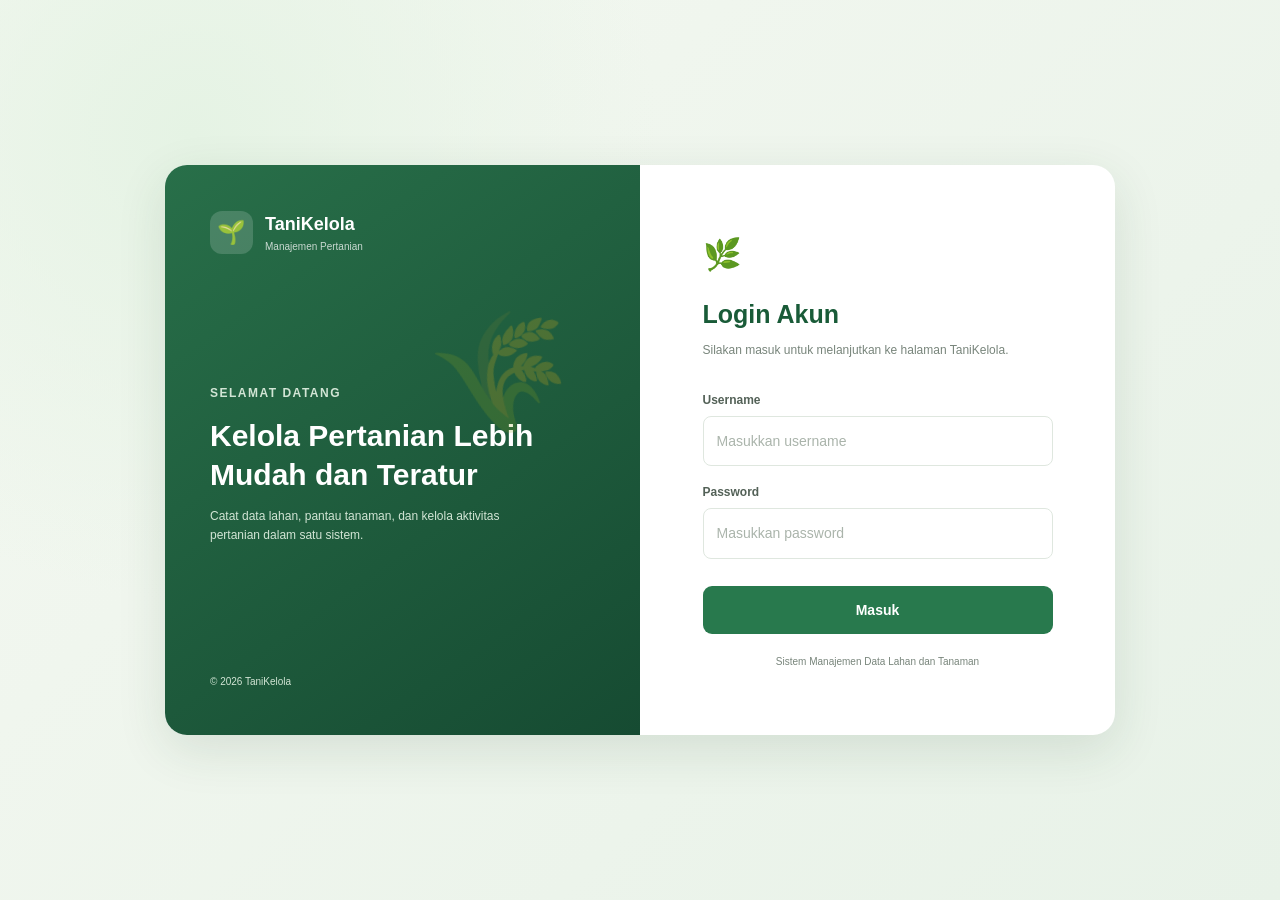
<file: index.html>
<!DOCTYPE html>
<html lang="id">

<head>
    <meta charset="UTF-8">
    <meta name="viewport" content="width=device-width, initial-scale=1.0">

    <title>TaniKelola | Dashboard</title>

    <link rel="stylesheet" href="assets/css/style.css">
</head>

<body>

    <div class="app-shell">

        <!-- SIDEBAR -->
        <aside class="sidebar">

            <a href="index.html" class="brand">

                <span class="brand-mark">🌱</span>

                <span>
                    <strong>TaniKelola</strong>
                    <small>Manajemen Pertanian</small>
                </span>

            </a>


            <p class="nav-label">MENU UTAMA</p>

            <nav class="main-nav">

                <a class="nav-link active" href="index.html">
                    <span>⌂</span>
                    Dashboard
                </a>

                <a class="nav-link" href="pages/lahan.html">
                    <span>🌾</span>
                    Data Lahan
                </a>

                <a class="nav-link" href="pages/tanaman.html">
                    <span>🌿</span>
                    Data Tanaman
                </a>

            </nav>


            <div class="sidebar-note">

                <div class="note-icon">🌱</div>

                <strong>Kelola lebih mudah</strong>

                <p>
                    Catat lahan dan tanaman
                    dalam satu sistem.
                </p>

            </div>


            <div class="sidebar-bottom">

                <span>
                    <span class="status-dot"></span>
                    Sistem siap digunakan
                </span>

                <button
                    type="button"
                    class="logout-button"
                    id="logoutButton"
                >
                    Keluar
                </button>

            </div>

        </aside>


        <!-- KONTEN UTAMA -->
        <main class="main-area">

            <!-- TOPBAR -->
            <header class="topbar">

                <div class="breadcrumb">
                    <strong>Dashboard</strong>
                </div>

                <div class="topbar-right">

                    <span
                        class="today-label"
                        id="todayLabel"
                    ></span>

                    <div class="avatar">T</div>

                </div>

            </header>


            <!-- CONTENT -->
            <section class="content">

                <div class="page-heading">

                    <div>

                        <p class="eyebrow">
                            RINGKASAN PERTANIAN
                        </p>

                        <h1>Dashboard</h1>

                        <p class="subheading">
                            Pantau data lahan dan tanamanmu di sini.
                        </p>

                    </div>

                </div>


                <!-- WELCOME BANNER -->
                <section class="welcome-banner">

                    <div>

                        <p class="banner-kicker">
                            SELAMAT DATANG DI TANIKЕLOLA
                        </p>

                        <h2>
                            Kelola Pertanian Lebih Teratur 🌱
                        </h2>

                        <p>
                            Catat lahan, pantau tanaman,
                            dan kelola data dengan mudah.
                        </p>

                    </div>

                    <div class="banner-illustration">
                        🌾
                    </div>

                </section>


                <!-- STATISTIK -->
                <div class="stats-grid">

                    <article class="stat-card">

                        <div class="stat-top">

                            <div class="stat-icon green">
                                🌾
                            </div>

                            <span class="stat-tag">
                                Data tersimpan
                            </span>

                        </div>

                        <p class="stat-label">
                            Total Lahan
                        </p>

                        <h2
                            class="stat-value"
                            id="totalLahan"
                        >
                            0
                        </h2>

                        <p class="stat-foot">
                            Lahan yang telah dicatat
                        </p>

                    </article>


                    <article class="stat-card">

                        <div class="stat-top">

                            <div class="stat-icon lime">
                                🌱
                            </div>

                            <span class="stat-tag">
                                Data tersimpan
                            </span>

                        </div>

                        <p class="stat-label">
                            Total Tanaman
                        </p>

                        <h2
                            class="stat-value"
                            id="totalTanaman"
                        >
                            0
                        </h2>

                        <p class="stat-foot">
                            Tanaman yang telah dicatat
                        </p>

                    </article>


                    <article class="stat-card">

                        <div class="stat-top">

                            <div class="stat-icon orange">
                                📋
                            </div>

                            <span class="stat-tag">
                                Ringkasan
                            </span>

                        </div>

                        <p class="stat-label">
                            Total Data
                        </p>

                        <h2
                            class="stat-value"
                            id="totalData"
                        >
                            0
                        </h2>

                        <p class="stat-foot">
                            Gabungan lahan dan tanaman
                        </p>

                    </article>

                </div>


                <!-- DATA TERBARU -->
                <div class="dashboard-grid">


                    <!-- DATA LAHAN -->
                    <section class="content-card">

                        <div class="card-heading">

                            <div>

                                <h2>Data Lahan Terbaru</h2>

                                <p>
                                    Daftar lahan yang sudah ditambahkan.
                                </p>

                            </div>

                            <a
                                class="text-button"
                                href="pages/lahan.html"
                            >
                                Lihat semua →
                            </a>

                        </div>


                        <div class="table-wrap">

                            <table>

                                <thead>

                                    <tr>
                                        <th>Nama Lahan</th>
                                        <th>Luas</th>
                                        <th>Lokasi</th>
                                    </tr>

                                </thead>

                                <tbody id="dashboardLahan">

                                    <tr>
                                        <td
                                            colspan="3"
                                            class="empty-cell"
                                        >
                                            Belum ada data lahan.
                                        </td>
                                    </tr>

                                </tbody>

                            </table>

                        </div>

                    </section>


                    <!-- DATA TANAMAN -->
                    <section class="content-card">

                        <div class="card-heading">

                            <div>

                                <h2>Tanaman Terbaru</h2>

                                <p>
                                    Tanaman yang sedang dikelola.
                                </p>

                            </div>

                            <a
                                class="text-button"
                                href="pages/tanaman.html"
                            >
                                Lihat semua →
                            </a>

                        </div>


                        <div
                            id="dashboardTanaman"
                            class="crop-list"
                        >

                            <p class="empty-cell">
                                Belum ada data tanaman.
                            </p>

                        </div>

                    </section>

                </div>


                <!-- INFORMASI -->
                <div class="demo-notice">

                    💡 Data disimpan pada browser ini
                    menggunakan localStorage.

                </div>

            </section>


            <!-- FOOTER -->
            <footer class="footer">

                <span>© 2026 TaniKelola</span>

                <span>
                    Sistem Manajemen Data Lahan dan Tanaman
                </span>

            </footer>

        </main>

    </div>


    <script type="module" src="assets/js/main.js"></script>

</body>
</html>
</file>
<file: assets/css/style.css>
/* =====================================
   RESET DAN DASAR
===================================== */

* {
    margin: 0;
    padding: 0;
    box-sizing: border-box;
}

:root {
    --green: #28794d;
    --green-dark: #195b38;
    --green-light: #eaf5ed;
    --green-soft: #f3f8f3;
    --lime: #a6c96a;
    --orange: #f2a65a;
    --red: #d9534f;
    --text: #26352b;
    --muted: #78857b;
    --border: #e5ebe5;
    --white: #ffffff;
    --background: #f5f8f5;
    --shadow: 0 5px 20px rgba(34, 75, 48, 0.06);
}

body {
    font-family: Arial, Helvetica, sans-serif;
    background: var(--background);
    color: var(--text);
    font-size: 14px;
    line-height: 1.6;
}

button,
input,
select,
textarea {
    font: inherit;
}

button {
    cursor: pointer;
}

a {
    color: inherit;
    text-decoration: none;
}

[hidden] {
    display: none !important;
}


/* =====================================
   LAYOUT UTAMA
===================================== */

.app-shell {
    display: flex;
    min-height: 100vh;
}

.sidebar {
    width: 255px;
    min-width: 255px;
    background: var(--white);
    border-right: 1px solid var(--border);
    padding: 25px 18px;
    display: flex;
    flex-direction: column;
}

.brand {
    display: flex;
    align-items: center;
    gap: 12px;
    padding: 0 8px;
    margin-bottom: 40px;
}

.brand-mark {
    width: 45px;
    height: 45px;
    display: grid;
    place-items: center;
    background: var(--green-light);
    border-radius: 13px;
    font-size: 25px;
}

.brand strong {
    display: block;
    font-size: 19px;
    color: var(--green-dark);
}

.brand small {
    display: block;
    color: var(--muted);
    font-size: 11px;
}

.nav-label {
    color: #9aa69b;
    font-size: 10px;
    font-weight: bold;
    letter-spacing: 1.2px;
    padding: 0 10px;
    margin-bottom: 12px;
}

.main-nav {
    display: flex;
    flex-direction: column;
    gap: 7px;
}

.nav-link {
    display: flex;
    align-items: center;
    gap: 12px;
    padding: 12px 14px;
    border-radius: 10px;
    color: #68766c;
    transition: 0.2s;
}

.nav-link:hover {
    background: var(--green-soft);
    color: var(--green);
}

.nav-link.active {
    background: var(--green-light);
    color: var(--green-dark);
    font-weight: bold;
}

.nav-link span {
    font-size: 18px;
}

.sidebar-note {
    margin-top: 45px;
    padding: 17px;
    background: var(--green-soft);
    border: 1px solid #e6efe5;
    border-radius: 13px;
}

.note-icon {
    font-size: 23px;
    margin-bottom: 8px;
}

.sidebar-note strong {
    display: block;
    font-size: 13px;
    color: var(--green-dark);
}

.sidebar-note p {
    color: var(--muted);
    font-size: 11px;
    margin-top: 5px;
}

.sidebar-bottom {
    margin-top: auto;
    padding-top: 20px;
    display: flex;
    flex-direction: column;
    gap: 12px;
    color: var(--muted);
    font-size: 11px;
}

.status-dot {
    display: inline-block;
    width: 7px;
    height: 7px;
    background: #48a56b;
    border-radius: 50%;
    margin-right: 5px;
}

.logout-button {
    width: 100%;
    padding: 10px;
    border: 1px solid #f1dada;
    border-radius: 9px;
    color: var(--red);
    background: #fff7f7;
    font-weight: bold;
    transition: 0.2s;
}

.logout-button:hover {
    background: #fce9e9;
}

.main-area {
    flex: 1;
    min-width: 0;
    display: flex;
    flex-direction: column;
}

.topbar {
    height: 72px;
    padding: 0 35px;
    background: var(--white);
    border-bottom: 1px solid var(--border);
    display: flex;
    align-items: center;
    justify-content: space-between;
}

.breadcrumb {
    color: var(--text);
    font-size: 13px;
}

.topbar-right {
    display: flex;
    align-items: center;
    gap: 18px;
}

.today-label {
    color: var(--muted);
    font-size: 12px;
}

.avatar {
    width: 36px;
    height: 36px;
    display: grid;
    place-items: center;
    background: var(--green-light);
    color: var(--green-dark);
    border-radius: 50%;
    font-weight: bold;
}

.content {
    width: 100%;
    max-width: 1450px;
    margin: 0 auto;
    padding: 30px 35px;
    flex: 1;
}

.page-heading {
    display: flex;
    align-items: center;
    justify-content: space-between;
    margin-bottom: 25px;
}

.eyebrow {
    color: var(--green);
    font-size: 10px;
    font-weight: bold;
    letter-spacing: 1.3px;
    margin-bottom: 5px;
}

.page-heading h1 {
    font-size: 27px;
    color: var(--text);
}

.subheading {
    color: var(--muted);
    font-size: 13px;
    margin-top: 4px;
}

.footer {
    padding: 18px 35px;
    border-top: 1px solid var(--border);
    display: flex;
    justify-content: space-between;
    gap: 15px;
    color: var(--muted);
    font-size: 11px;
}


/* =====================================
   DASHBOARD
===================================== */

.welcome-banner {
    position: relative;
    overflow: hidden;
    display: flex;
    justify-content: space-between;
    align-items: center;
    padding: 27px 30px;
    background: linear-gradient(120deg, #e6f3e7, #f5f9e9);
    border: 1px solid #e0eddf;
    border-radius: 15px;
    margin-bottom: 25px;
}

.banner-kicker {
    color: var(--green);
    font-size: 10px;
    font-weight: bold;
    letter-spacing: 1px;
}

.welcome-banner h2 {
    font-size: 22px;
    margin: 7px 0;
    color: var(--green-dark);
}

.welcome-banner p:last-child {
    color: #718174;
    font-size: 12px;
}

.banner-illustration {
    font-size: 65px;
    padding: 0 20px;
}

.stats-grid {
    display: grid;
    grid-template-columns: repeat(3, 1fr);
    gap: 18px;
    margin-bottom: 25px;
}

.stat-card {
    background: var(--white);
    border: 1px solid var(--border);
    border-radius: 13px;
    padding: 20px;
    box-shadow: var(--shadow);
}

.stat-top {
    display: flex;
    align-items: center;
    justify-content: space-between;
}

.stat-icon {
    width: 40px;
    height: 40px;
    display: grid;
    place-items: center;
    border-radius: 11px;
    font-size: 20px;
}

.stat-icon.green {
    background: #e8f4e9;
}

.stat-icon.lime {
    background: #f0f6dc;
}

.stat-icon.orange {
    background: #fff1e3;
}

.stat-tag {
    color: var(--muted);
    font-size: 10px;
}

.stat-label {
    color: var(--muted);
    font-size: 12px;
    margin-top: 17px;
}

.stat-value {
    font-size: 29px;
    color: var(--green-dark);
    margin-top: 2px;
}

.stat-foot {
    color: #9aa49b;
    font-size: 10px;
    margin-top: 3px;
}

.dashboard-grid {
    display: grid;
    grid-template-columns: 1.15fr 0.85fr;
    gap: 18px;
}

.content-card {
    background: var(--white);
    border: 1px solid var(--border);
    border-radius: 13px;
    padding: 20px;
    min-width: 0;
}

.card-heading {
    display: flex;
    align-items: center;
    justify-content: space-between;
    gap: 12px;
    margin-bottom: 18px;
}

.card-heading h2 {
    font-size: 15px;
}

.card-heading p {
    color: var(--muted);
    font-size: 11px;
    margin-top: 3px;
}

.text-button {
    color: var(--green);
    font-size: 11px;
    font-weight: bold;
}

.text-button:hover {
    text-decoration: underline;
}

.crop-list {
    display: flex;
    flex-direction: column;
    gap: 12px;
}

.crop-list-item {
    display: flex;
    align-items: center;
    gap: 12px;
    padding: 11px;
    background: #f8faf8;
    border-radius: 10px;
}

.crop-emoji {
    width: 38px;
    height: 38px;
    display: grid;
    place-items: center;
    background: var(--green-light);
    border-radius: 10px;
    font-size: 19px;
}

.crop-info {
    display: flex;
    flex-direction: column;
    flex: 1;
    min-width: 0;
}

.crop-info strong {
    font-size: 12px;
}

.crop-info small {
    color: var(--muted);
    font-size: 10px;
}

.crop-type-tag {
    color: var(--green);
    background: var(--green-light);
    padding: 4px 8px;
    border-radius: 20px;
    font-size: 9px;
}

.demo-notice {
    margin-top: 20px;
    padding: 12px 15px;
    background: #fff8e9;
    border: 1px solid #f4e9cb;
    border-radius: 9px;
    color: #92743d;
    font-size: 11px;
}


/* =====================================
   FORM
===================================== */

.form-card {
    background: var(--white);
    border: 1px solid var(--border);
    border-radius: 13px;
    padding: 22px;
    margin-bottom: 22px;
    box-shadow: var(--shadow);
}

.form-card-header {
    display: flex;
    justify-content: space-between;
    align-items: center;
    margin-bottom: 20px;
}

.form-card-header h2 {
    font-size: 16px;
}

.close-button {
    border: none;
    background: transparent;
    color: var(--muted);
    font-size: 22px;
}

.form-grid {
    display: grid;
    grid-template-columns: repeat(2, 1fr);
    gap: 17px;
}

.form-group {
    display: flex;
    flex-direction: column;
    gap: 6px;
}

.form-group.full-width {
    grid-column: 1 / -1;
}

.form-group label {
    font-size: 12px;
    font-weight: bold;
    color: #536157;
}

.form-group input,
.form-group select,
.form-group textarea {
    width: 100%;
    padding: 11px 12px;
    border: 1px solid #dfe7df;
    border-radius: 8px;
    background: #fff;
    color: var(--text);
    outline: none;
    transition: 0.2s;
}

.form-group input:focus,
.form-group select:focus,
.form-group textarea:focus {
    border-color: var(--green);
    box-shadow: 0 0 0 3px rgba(40, 121, 77, 0.08);
}

.form-group textarea {
    resize: vertical;
    min-height: 80px;
}

.form-group input::placeholder,
.form-group textarea::placeholder {
    color: #aab4ab;
}

.field-error {
    color: var(--red);
    font-size: 10px;
    margin-top: 2px;
}

.input-error {
    border-color: var(--red) !important;
    background: #fffafa !important;
}

.form-actions {
    display: flex;
    justify-content: flex-end;
    gap: 10px;
    margin-top: 22px;
}


/* =====================================
   TOMBOL
===================================== */

.primary-button,
.secondary-button {
    padding: 10px 16px;
    border-radius: 8px;
    border: none;
    font-size: 12px;
    font-weight: bold;
    transition: 0.2s;
}

.primary-button {
    background: var(--green);
    color: white;
}

.primary-button:hover {
    background: var(--green-dark);
}

.secondary-button {
    background: #f1f4f1;
    color: #667369;
}

.secondary-button:hover {
    background: #e5ebe5;
}

.action-group {
    display: flex;
    align-items: center;
    gap: 6px;
}

.action-button {
    border: none;
    border-radius: 6px;
    padding: 6px 9px;
    font-size: 10px;
    font-weight: bold;
}

.action-edit {
    background: #eaf3ff;
    color: #3472b8;
}

.action-edit:hover {
    background: #d9eaff;
}

.action-delete {
    background: #fff0ef;
    color: #c64e48;
}

.action-delete:hover {
    background: #ffe1df;
}


/* =====================================
   TABEL
===================================== */

.table-card {
    background: var(--white);
    border: 1px solid var(--border);
    border-radius: 13px;
    padding: 20px;
}

.table-toolbar {
    display: flex;
    justify-content: space-between;
    align-items: center;
    gap: 15px;
    margin-bottom: 17px;
}

.table-toolbar h2 {
    font-size: 15px;
}

.table-toolbar p {
    color: var(--muted);
    font-size: 11px;
    margin-top: 3px;
}

.search-box {
    width: 240px;
    max-width: 100%;
    padding: 10px 12px;
    border: 1px solid var(--border);
    border-radius: 8px;
    outline: none;
}

.search-box:focus {
    border-color: var(--green);
}

.table-wrap {
    width: 100%;
    overflow-x: auto;
}

table {
    width: 100%;
    border-collapse: collapse;
    white-space: nowrap;
}

thead {
    background: #f6f9f6;
}

th {
    padding: 12px;
    color: #68776b;
    font-size: 10px;
    text-align: left;
    font-weight: bold;
    border-bottom: 1px solid var(--border);
}

td {
    padding: 13px 12px;
    border-bottom: 1px solid #edf0ed;
    font-size: 11px;
    color: #536157;
}

tbody tr:hover {
    background: #fbfdfb;
}

.empty-cell {
    text-align: center;
    color: #9ba69d;
    padding: 25px 12px;
    font-size: 11px;
}

.status-badge {
    display: inline-block;
    padding: 5px 9px;
    border-radius: 20px;
    font-size: 9px;
    font-weight: bold;
}

.status-ditanam {
    background: #e8f1ff;
    color: #4274b7;
}

.status-perawatan {
    background: #fff4dc;
    color: #a77a23;
}

.status-panen {
    background: #e7f5e9;
    color: #36804b;
}

.status-selesai {
    background: #f0f0f0;
    color: #777;
}


/* =====================================
   PESAN
===================================== */

.form-message {
    margin-top: 12px;
    font-size: 11px;
    font-weight: bold;
}


/* =====================================
   HALAMAN LOGIN
===================================== */

.login-page {
    min-height: 100vh;
    background:
        radial-gradient(circle at 15% 15%, #e5f3e4, transparent 35%),
        linear-gradient(135deg, #f4f8f1, #e8f2e8);
    display: flex;
    align-items: center;
    justify-content: center;
    padding: 30px;
}

.login-container {
    width: 100%;
    max-width: 950px;
    min-height: 570px;
    background: var(--white);
    border-radius: 22px;
    overflow: hidden;
    display: grid;
    grid-template-columns: 1fr 1fr;
    box-shadow: 0 15px 50px rgba(30, 76, 44, 0.12);
}

.login-illustration {
    position: relative;
    overflow: hidden;
    padding: 45px;
    background: linear-gradient(145deg, #286f49, #164b32);
    color: white;
    display: flex;
    flex-direction: column;
}

.login-brand {
    display: flex;
    align-items: center;
    gap: 12px;
}

.login-logo {
    width: 43px;
    height: 43px;
    display: grid;
    place-items: center;
    background: rgba(255, 255, 255, 0.16);
    border-radius: 12px;
    font-size: 23px;
}

.login-brand strong {
    display: block;
    font-size: 18px;
}

.login-brand small {
    display: block;
    font-size: 10px;
    opacity: 0.75;
}

.login-intro {
    margin-top: auto;
    margin-bottom: auto;
    position: relative;
    z-index: 1;
}

.login-kicker {
    font-size: 10px;
    letter-spacing: 1.5px;
    font-weight: bold;
    color: #bce2bd;
}

.login-intro h1 {
    font-size: 30px;
    line-height: 1.3;
    margin: 13px 0;
}

.login-intro p {
    color: #d2e5d5;
    font-size: 12px;
    max-width: 310px;
}

.login-decoration {
    position: absolute;
    right: 20px;
    bottom: 80px;
    font-size: 115px;
    opacity: 0.2;
    transform: rotate(-12deg);
}

.login-footer {
    color: #d2e5d5;
    font-size: 10px;
}

.login-form-section {
    padding: 45px;
    display: flex;
    align-items: center;
    justify-content: center;
}

.login-card {
    width: 100%;
    max-width: 350px;
}

.login-heading {
    margin-bottom: 30px;
}

.login-heading h2 {
    font-size: 25px;
    color: var(--green-dark);
    margin-bottom: 7px;
}

.login-heading p {
    color: var(--muted);
    font-size: 12px;
}

.login-small-logo {
    font-size: 31px;
    margin-bottom: 15px;
}

.login-card .form-group {
    margin-bottom: 17px;
}

.login-card .form-group input {
    padding: 13px;
}

.login-submit {
    width: 100%;
    margin-top: 10px;
    padding: 13px;
    border: none;
    border-radius: 9px;
    background: var(--green);
    color: white;
    font-weight: bold;
    transition: 0.2s;
}

.login-submit:hover {
    background: var(--green-dark);
}

.login-note {
    margin-top: 20px;
    color: var(--muted);
    font-size: 10px;
    text-align: center;
}

#loginMessage {
    margin-top: 12px;
    color: var(--red);
    font-size: 11px;
    text-align: center;
}


/* =====================================
   RESPONSIVE TABLET
===================================== */

@media (max-width: 1000px) {
    .sidebar {
        width: 220px;
        min-width: 220px;
    }

    .content {
        padding: 25px 22px;
    }

    .topbar {
        padding: 0 22px;
    }

    .dashboard-grid {
        grid-template-columns: 1fr;
    }

    .login-illustration,
    .login-form-section {
        padding: 35px;
    }
}


/* =====================================
   RESPONSIVE MOBILE
===================================== */

@media (max-width: 700px) {
    .app-shell {
        flex-direction: column;
    }

    .sidebar {
        width: 100%;
        min-width: 0;
        padding: 15px;
        border-right: none;
        border-bottom: 1px solid var(--border);
    }

    .brand {
        margin-bottom: 18px;
    }

    .nav-label {
        display: none;
    }

    .main-nav {
        flex-direction: row;
        overflow-x: auto;
        padding-bottom: 5px;
    }

    .nav-link {
        white-space: nowrap;
        padding: 9px 11px;
        font-size: 11px;
    }

    .sidebar-note {
        display: none;
    }

    .sidebar-bottom {
        margin-top: 12px;
        padding-top: 12px;
    }

    .topbar {
        height: 60px;
        padding: 0 16px;
    }

    .content {
        padding: 22px 15px;
    }

    .page-heading h1 {
        font-size: 23px;
    }

    .stats-grid {
        grid-template-columns: 1fr;
        gap: 12px;
    }

    .welcome-banner {
        padding: 20px;
    }

    .welcome-banner h2 {
        font-size: 18px;
    }

    .banner-illustration {
        font-size: 45px;
        padding: 0;
    }

    .form-grid {
        grid-template-columns: 1fr;
    }

    .form-group.full-width {
        grid-column: auto;
    }

    .table-toolbar {
        align-items: flex-start;
        flex-direction: column;
    }

    .search-box {
        width: 100%;
    }

    .footer {
        padding: 15px;
        flex-direction: column;
    }

    .login-page {
        padding: 15px;
    }

    .login-container {
        grid-template-columns: 1fr;
    }

    .login-illustration {
        min-height: 230px;
        padding: 25px;
    }

    .login-intro {
        margin-top: 25px;
    }

    .login-intro h1 {
        font-size: 23px;
    }

    .login-decoration {
        font-size: 75px;
        bottom: 10px;
    }

    .login-footer {
        margin-top: 20px;
    }

    .login-form-section {
        padding: 30px 23px;
    }
}
</file>
